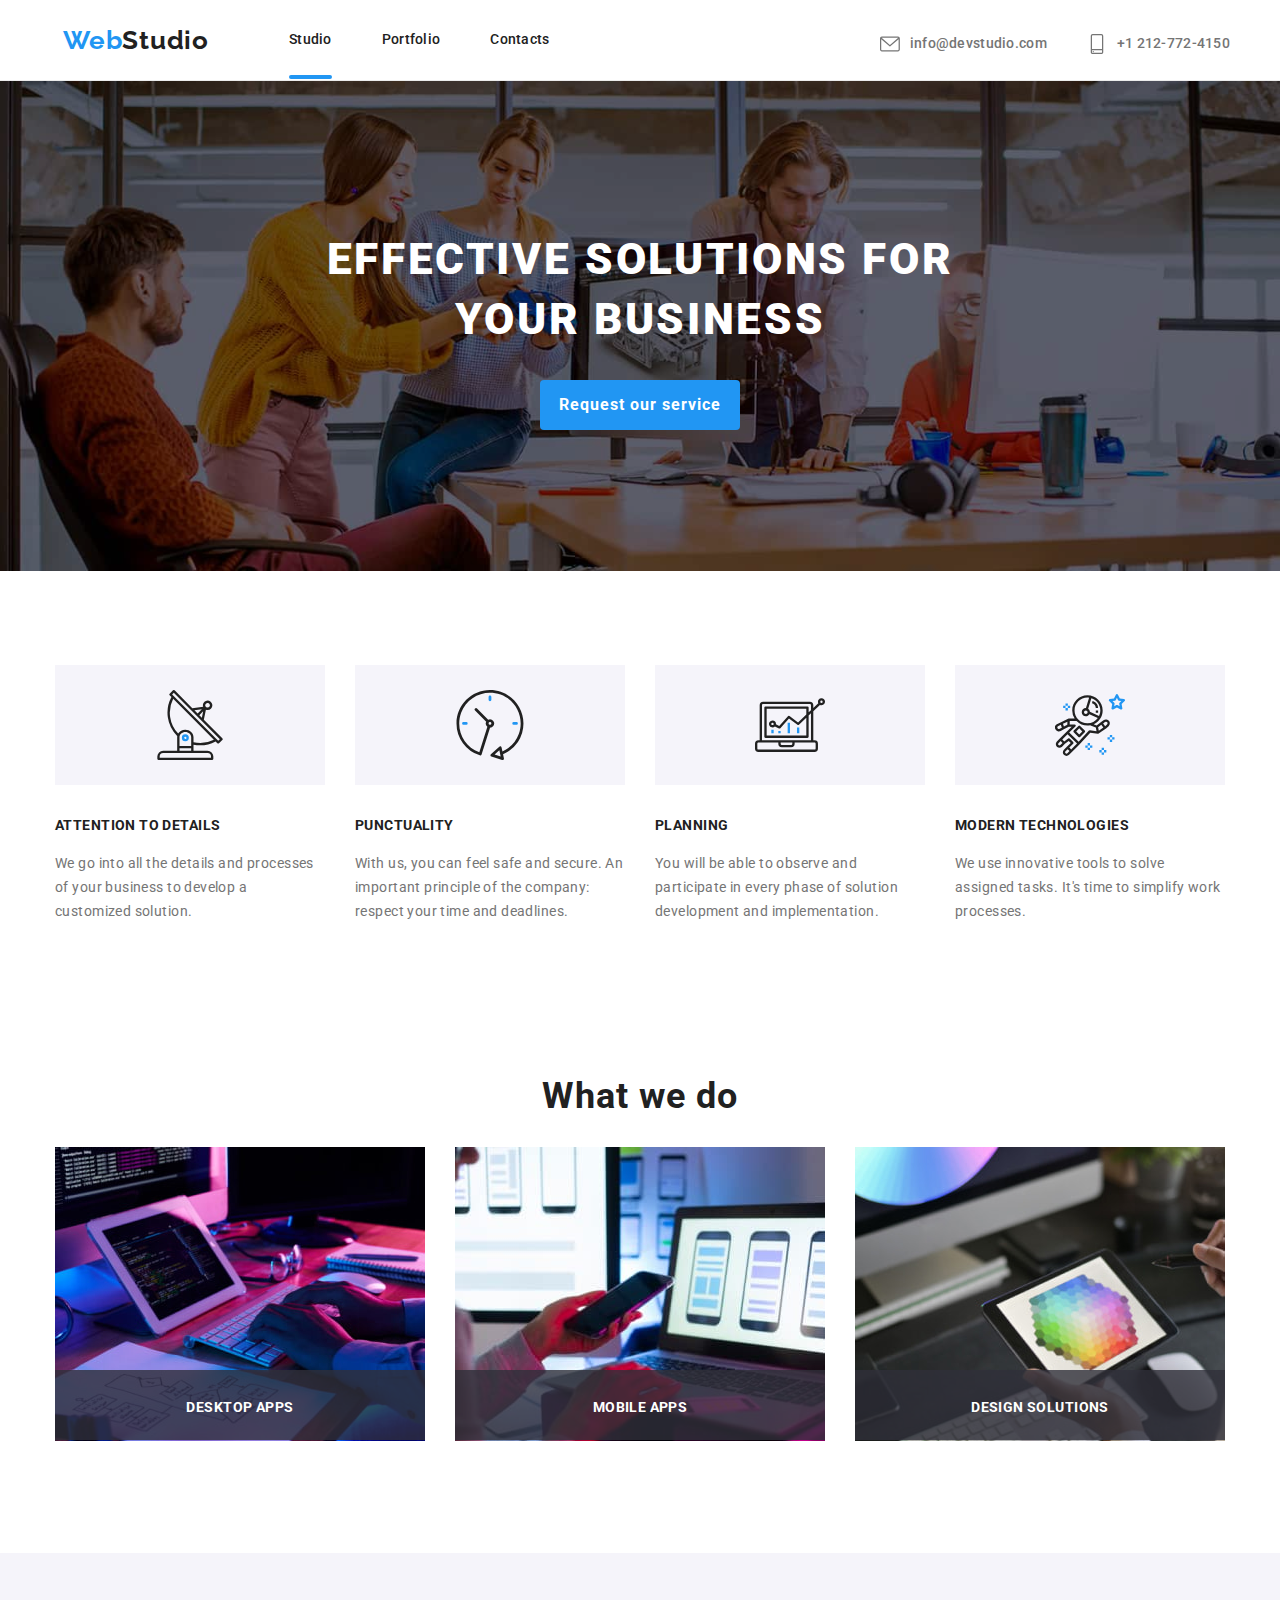
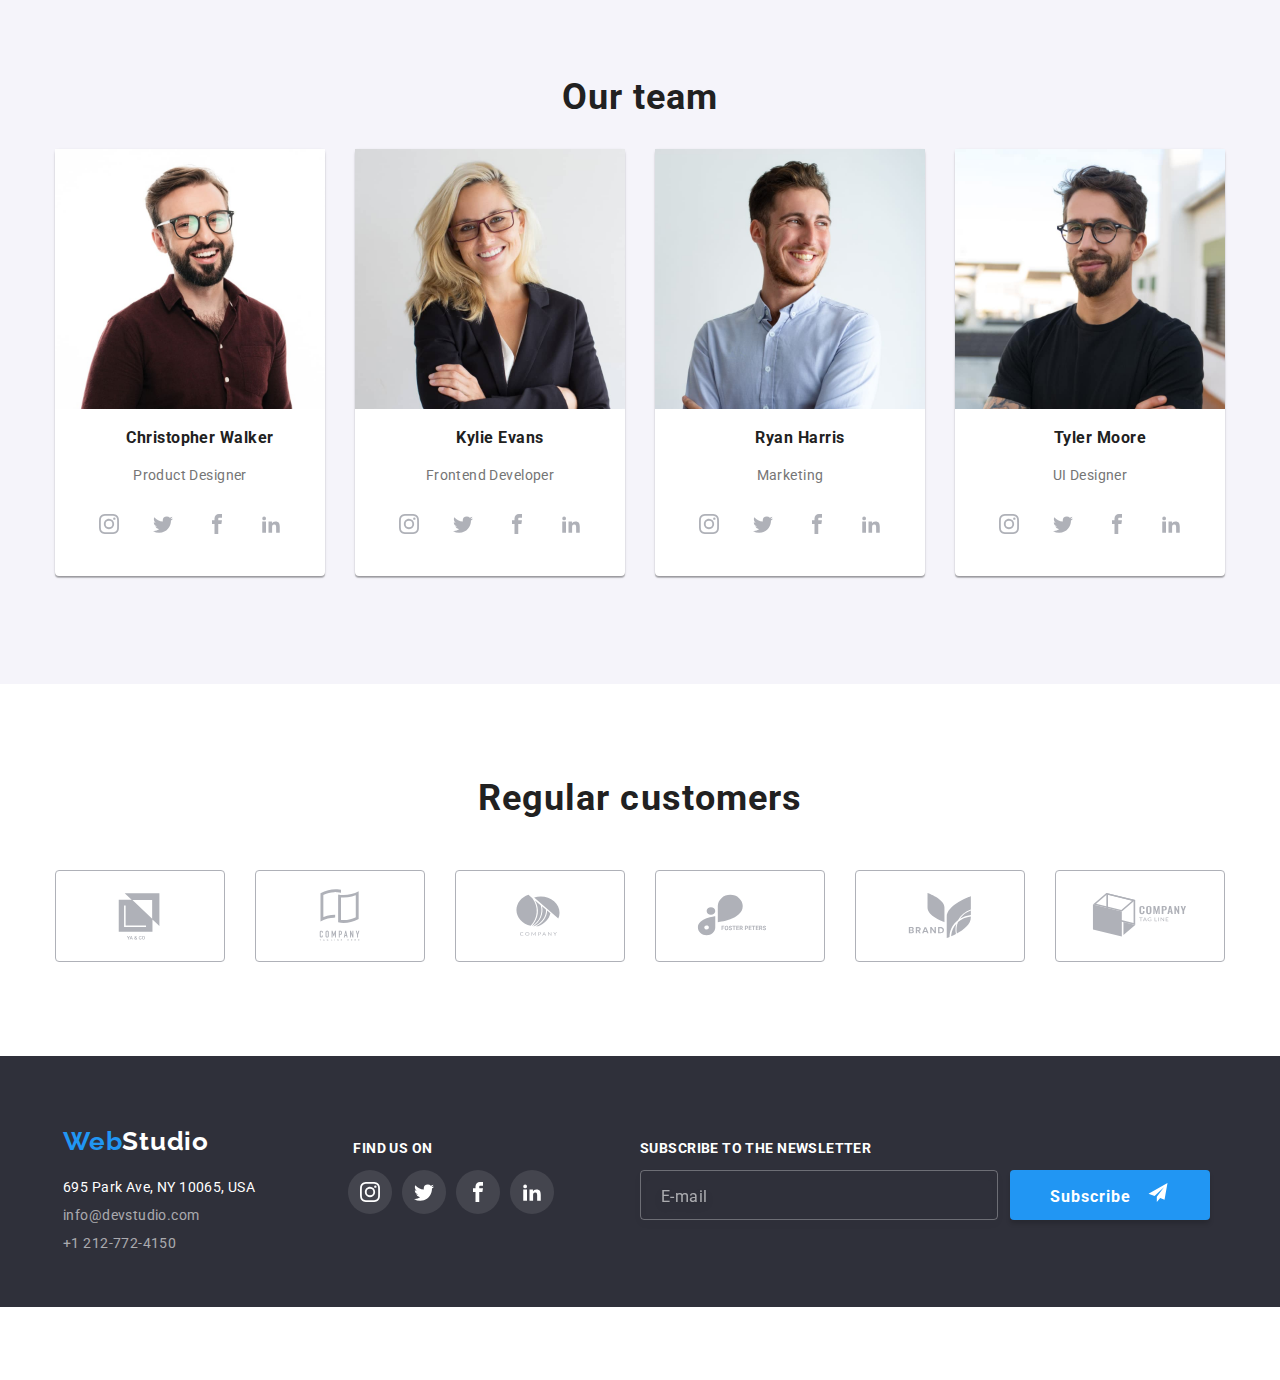
<file: index.html>
<!DOCTYPE html>
<html lang="en">
  <head>
    <meta charset="utf-8" />
    <title>tema pentru acasa #1</title>
    <link
      rel="stylesheet"
      href="https://cdnjs.cloudflare.com/ajax/libs/modern-normalize/1.0.0/modern-normalize.min.css"
    />
    <link rel="stylesheet" href="./css/styles.css" />
    <link rel="preconnect" href="https://fonts.googleapis.com" />
    <link rel="preconnect" href="https://fonts.gstatic.com" crossorigin />
    <link
      href="https://fonts.googleapis.com/css2?family=Raleway:wght@700&family=Roboto:wght@400;500;700;900&display=swap"
      rel="stylesheet"
    />
  </head>
  <body>
    <div class="header-border">
      <header class="page-header">
          <a class="webstudio-header" href="#">Web</a>
          <nav class="header-navigation">
              <ul class="navigation-list">
                <li class="nav-item">
                  <a class="navigation-link active-link" href="./index.html">Studio</a>
                </li>
                <li class="nav-item">
                  <a class="navigation-link" href="./portfolio.html">Portfolio</a>
                </li>
                <li class="nav-item">
                  <a class="navigation-link" href="Contacts">Contacts</a>
                </li>
              </ul>
          </nav>
      <div>
        <ul class="header-contact-details">
          <li class="header-contact">
            <a class="header-contact-link" href="mailto:info@devstudio.com"
              ><svg class="header-icons" width="20px" height="20px"><use xlink:href="./images/icons.svg#icon-envelope"></use></svg>info@devstudio.com</a
            >
          </li>
          <li class="header-contact">
            <a class="header-contact-link" href="tel:+1212-772-4150"
              ><svg class="header-icons" width="20px" height="20px"><use xlink:href="./images/icons.svg#icon-smartphone"></use></svg>+1 212-772-4150</a
            >
          </li>
        </ul>
      </div>
      </header>
      </div>
      <main>
        <section class="first-section">
          <div class="container">
          <h1>Effective solutions for your business</h1></div>
          <button data-modal-open class="request-button" type="button">
            Request our service
          </button>
<div class="backdrop is-hidden" data-modal>
  <div class="modal">
    <button data-modal-close class="close"><svg width="11px" height="11px" class="close-button"><use xlink:href="./images/icons.svg#icon-Vector-5"></use></svg></button>
     <form name="contact-form">
      <div class="form-container">
    <p class="form-title">Leave your information and we'll call you back</p>
    <label>Name<input class="input-box" type="text" name="name"/><svg class="modal-icons" width="12px" height="12px"><use xlink:href="./images/icons.svg#icon-Vector-6"></use></svg></label>
    <label>Telephone<input class="input-box" type="tel" name="telephone"/><svg class="modal-icons"  width="12px" height="12px"><use xlink:href="./images/icons.svg#icon-Vector-8"></use></svg></label>
    <label>E-mail<input class="input-box" type="email" name="email"/><svg class="modal-icons"  width="12px" height="12px"><use xlink:href="./images/icons.svg#icon-Vector-7"></use></svg></label>
    <label>Comments<textarea class="input-box-text" name="feedback" class="modal-icons" placeholder="Enter the text"></textarea></label>
    </div>
    <label class="checkbox-button terms-mark"><input class="checkbox" type="checkbox" name="checkbox"/><span class="replaced-checkbox"><svg class="checkbox-mark" width="12px" height="12px"><use xlink:href="./images/icons.svg#icon-Vector-9"></use></svg></span><p class="terms-text">
    I agree with the letter and accept the <a class="terms" href="#">Terms and Conditions</a></p></label>
  <button type="button" class="form-button">Send</button>
  </form>
  </div>
</div>
        </section>
        <div>
        <div class="container">
          <section class="section">
            <div>
              <ul class="section-icons-list">
                <li class="section-icon"><svg width="70px" height="70px"><use xlink:href="./images/icons.svg#icon-antenna-1"></use></svg></li>
                <li class="section-icon"><svg width="70px" height="70px"><use xlink:href="./images/icons.svg#icon-clock-1"></use></svg></li>
                <li class="section-icon"><svg width="70px" height="70px"><use xlink:href="./images/icons.svg#icon-diagram-1"></use></svg></li>
                <li class="section-icon"><svg width="70px" height="70px"><use xlink:href="./images/icons.svg#icon-astronaut-1"></use></svg></li>
              </ul>
            </div>
            <div class="container">
            <ul class="values">
              <li class="values-list">
                <h4 class="values-title">Attention to details</h4>
                <p class="values-description">
                  We go into all the details and processes of your business to
                  develop a customized solution.
                </p>
              </li>
              <li class="values-list">
                <h4 class="values-title">Punctuality</h4>
                <p class="values-description">
                  With us, you can feel safe and secure. An important principle
                  of the company: respect your time and deadlines.
                </p>
              </li>
              <li class="values-list">
                <h4 class="values-title">Planning</h4>
                <p class="values-description">
                  You will be able to observe and participate in every phase of
                  solution development and implementation.
                </p>
              </li>
              <li class="values-list">
                <h4 class="values-title">Modern technologies</h4>
                <p class="values-description">
                  We use innovative tools to solve assigned tasks. It's time to
                  simplify work processes.
                </p>
              </li>
            </ul>
          </section>
          </div>
        </div>
        <section class="third-section">
          <h2>What we do</h2>
          <ul class="activity">
            <li class="activities-list">
              <div class="activity-container">
                <p class="activity-description">Desktop apps</p>
                </div>
              <img
                src="images/img(7).jpg"
                alt="person coding on computer"
                width="370"
              />
            </li>
            
            <li class="activities-list">
              <div class="activity-container">
                <p class="activity-description">Mobile apps</p>
                </div>
              <img
                src="images/img(1)2.jpg"
                alt="person developing a mobile app"
                width="370"
              />
            </li>
            <li class="activities-list">
              <div class="activity-container">
                <p class="activity-description">Design solutions</p>
                </div>
              <img
                src="images/img(2)2.jpg"
                alt="person using a tablet to draw"
                width="370"
              />
            </li>
          </ul>
        </section>
        <section class="fourth-section">
          <h2>Our team</h2>
          <ul class="team">
            <li class="team-members-list">
              <img
                src="./images/CWalker.jpg"
                alt="Christopher Walker"
                width="270"
              />
              <h3 class="first-employee">Christopher Walker</h3>
              <p class="job-description">Product Designer</p>
              <div>
                <ul class="icons-list">
                  <li class="icon-list-item"><svg width="20px" height="20px"><use xlink:href="./images/icons.svg#icon-instagram"></use></svg></li>
                  <li class="icon-list-item"><svg width="20px" height="20px"><use xlink:href="./images/icons.svg#icon-twitter"></use></svg></li>
                  <li class="icon-list-item"><svg width="20px" height="20px"><use xlink:href="./images/icons.svg#icon-facebook"></use></svg></li>
                  <li class="icon-list-item"><svg width="20px" height="20px"><use xlink:href="./images/icons.svg#icon-linkedin"></use></svg></li>
                </ul>
              </div>
            </li>
            <li class="team-members-list">
              <img src="./images/KEvans.jpg" alt="Kylie Evans" width="270" />
              <h3 class="second-employee">Kylie Evans</h3>
              <p class="job-description">Frontend Developer</p>
              <div>
                <ul class="icons-list">
                  <li class="icon-list-item"><svg width="20px" height="20px"><use xlink:href="./images/icons.svg#icon-instagram"></use></svg></li>
                  <li class="icon-list-item"><svg width="20px" height="20px"><use xlink:href="./images/icons.svg#icon-twitter"></use></svg></li>
                  <li class="icon-list-item"><svg width="20px" height="20px"><use xlink:href="./images/icons.svg#icon-facebook"></use></svg></li>
                  <li class="icon-list-item"><svg width="20px" height="20px"><use xlink:href="./images/icons.svg#icon-linkedin"></use></svg></li>
                </ul>
              </div>
            </li>
            <li class="team-members-list">
              <img src="./images/RHarris.jpg" alt="Ryan Harris" width="270" />
              <h3 class="third-employee">Ryan Harris</h3>
              <p class="job-description">Marketing</p>
              <div>
                <ul class="icons-list">
                  <li class="icon-list-item"><svg width="20px" height="20px"><use xlink:href="./images/icons.svg#icon-instagram"></use></svg></li>
                  <li class="icon-list-item"><svg width="20px" height="20px"><use xlink:href="./images/icons.svg#icon-twitter"></use></svg></li>
                  <li class="icon-list-item"><svg width="20px" height="20px"><use xlink:href="./images/icons.svg#icon-facebook"></use></svg></li>
                  <li class="icon-list-item"><svg width="20px" height="20px"><use xlink:href="./images/icons.svg#icon-linkedin"></use></svg></li>
                </ul>
              </div>
            </li>
            <li class="team-members-list">
              <img src="./images/TMore.jpg" alt="Tyler Moore" width="270" />
              <h3 class="forth-employee">Tyler Moore</h3>
              <p class="job-description">UI Designer</p>
              <div>
                <ul class="icons-list">
                  <li class="icon-list-item"><svg width="20px" height="20px"><use xlink:href="./images/icons.svg#icon-instagram"></use></svg></li>
                  <li class="icon-list-item"><svg width="20px" height="20px"><use xlink:href="./images/icons.svg#icon-twitter"></use></svg></li>
                  <li class="icon-list-item"><svg width="20px" height="20px"><use xlink:href="./images/icons.svg#icon-facebook"></use></svg></li>
                  <li class="icon-list-item"><svg width="20px" height="20px"><use xlink:href="./images/icons.svg#icon-linkedin"></use></svg></li>
                </ul>
              </div>
            </li>
          </ul>
        </section>
        <div class="container">
        <section class="fifth-section">
          <h2>Regular customers</h2>
          <ul class="customers-icons">
            <li class="customer"><svg width="106px" height="60px"><use xlink:href="./images/icons.svg#icon-Logo-6"></use></svg></li>
            <li class="customer"><svg width="106px" height="60px"><use xlink:href="./images/icons.svg#icon-Logo-1"></use></svg></li>
             <li class="customer"><svg width="106px" height="60px"><use xlink:href="./images/icons.svg#icon-Logo-2"></use></svg></li>
              <li class="customer"><svg width="106px" height="60px"><use xlink:href="./images/icons.svg#icon-Logo-3"></use></svg></li>
               <li class="customer"><svg width="106px" height="60px"><use xlink:href="./images/icons.svg#icon-Logo-4"></use></svg></li>
                <li class="customer"><svg width="106px" height="60px"><use xlink:href="./images/icons.svg#icon-Logo-5"></use></svg></li>
          </ul>
        </section>
        </div>
      </main>
    </div>
      <footer>
        <div class="container">
          <div class="left-side-footer">
          <a class="webstudio-footer" href="#">Web</a>
          <address class="footer-contact">
            <ul class="footer-contact-details">
              <li class="address">
                <a id="address" href="">695 Park Ave, NY 10065, USA</a>
              </li>
              <li class="footer-contact">
                <a class="footer-contact-link" href="mailto:info@devstudio.com"
                  >info@devstudio.com</a
                >
              </li>
              <li class="footer-contact">
                <a class="footer-contact-link" href="tel:+1212-772-4150"
                  >+1 212-772-4150</a
                >
              </li>
            </ul>
          </address>
          </div>
          <div class="right-side-footer">
          <p class="icon-title">Find us on</p>
                <ul class="icons-footer">
                  <li class="icon-list-footer"><svg width="20px" height="20px"><use xlink:href="./images/icons.svg#icon-instagram"></use></svg></li>
                  <li class="icon-list-footer"><svg width="20px" height="20px"><use xlink:href="./images/icons.svg#icon-twitter"></use></svg></li>
                  <li class="icon-list-footer"><svg width="20px" height="20px"><use xlink:href="./images/icons.svg#icon-facebook"></use></svg></li>
                  <li class="icon-list-footer"><svg width="20px" height="20px"><use xlink:href="./images/icons.svg#icon-linkedin"></use></svg></li>
                </ul>
           </div>
           <form>
            <div class="footer-subscribe">
            <p class="subscribe-title">Subscribe to the newsletter</p>
            <div class="footer-form"">
            <label><input class="subscribe-form" type="email" name="email" placeholder="E-mail"/></label>
            <button class="subscribe-button" type="submit">Subscribe<svg class="subscribe-icon" width="24px" height="24px"><use xlink:href="./images/icons.svg#icon-icon-send"></use></svg></button>
           </form>
           </div>
  </div>
              </div>
              </li>
              </ul>
         </div>
      </footer>
      <script src="modal.js"></script>
  </body>
</html>
</file>
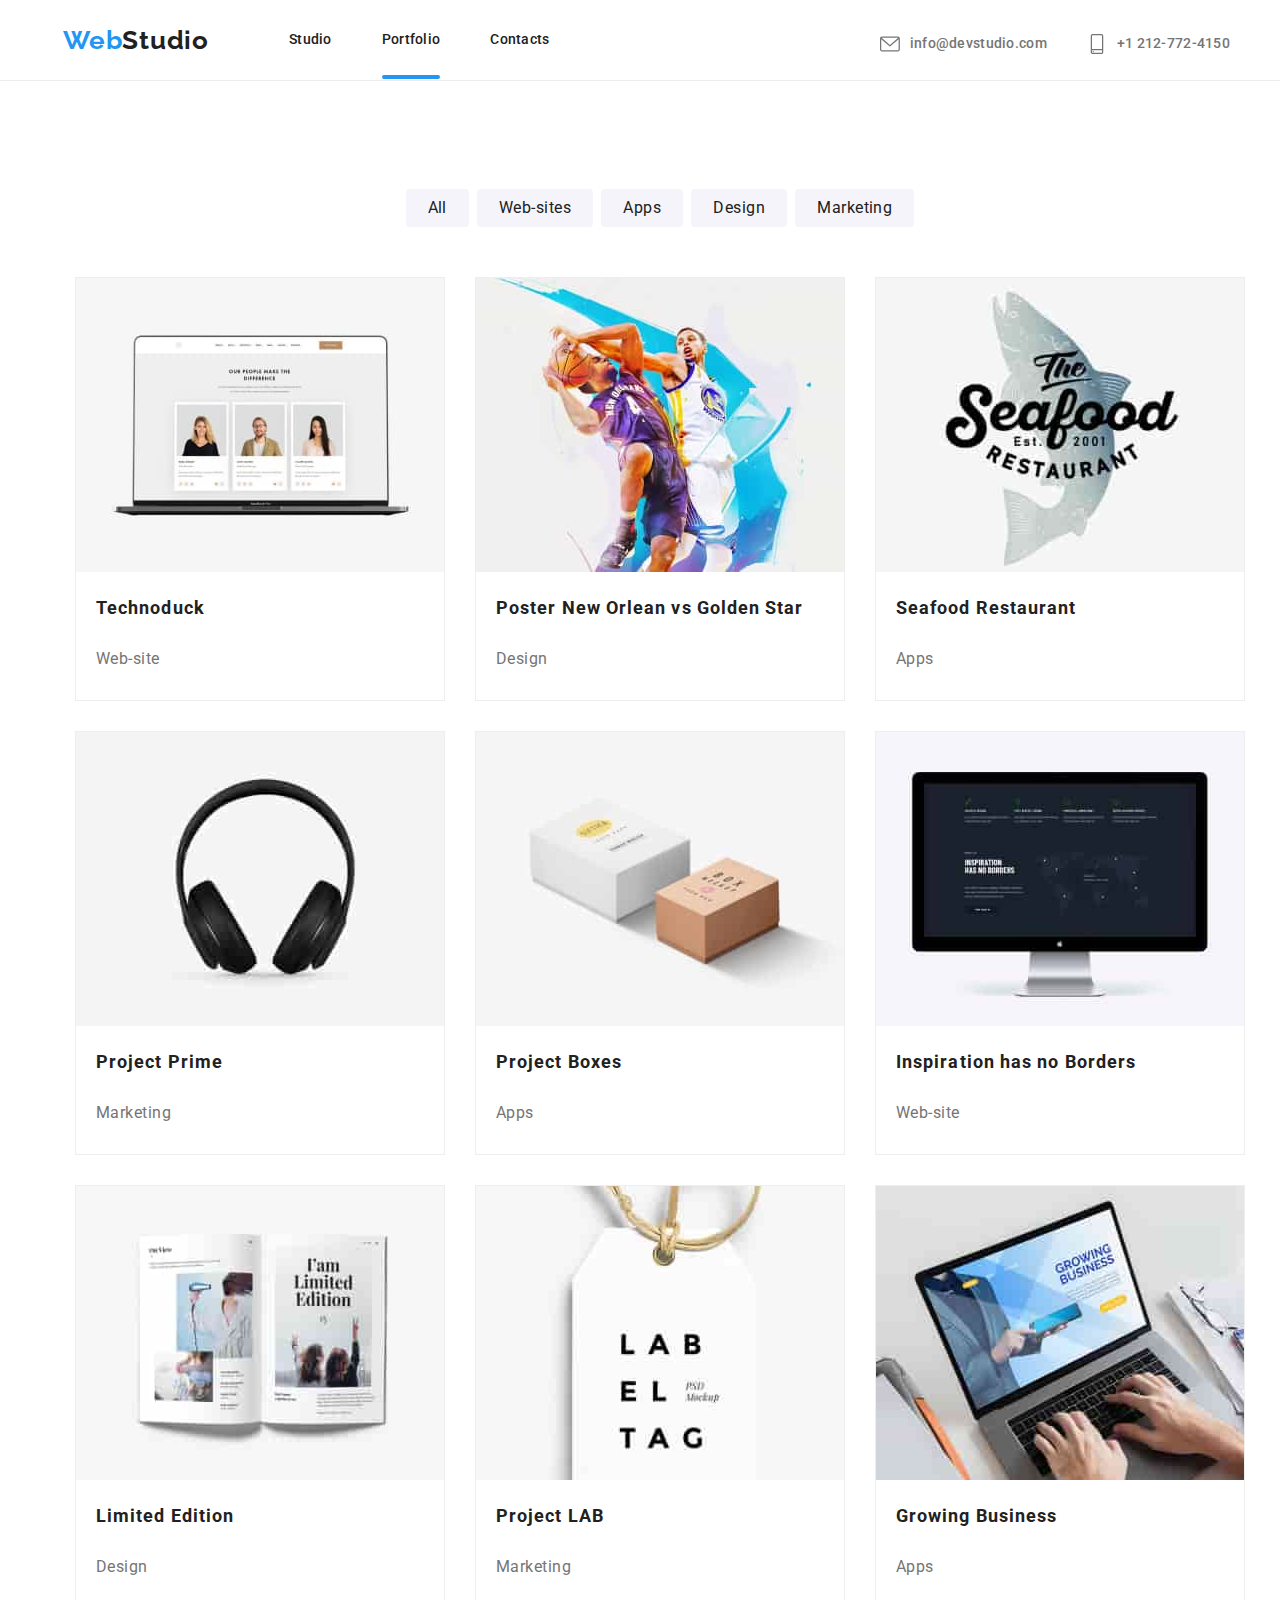
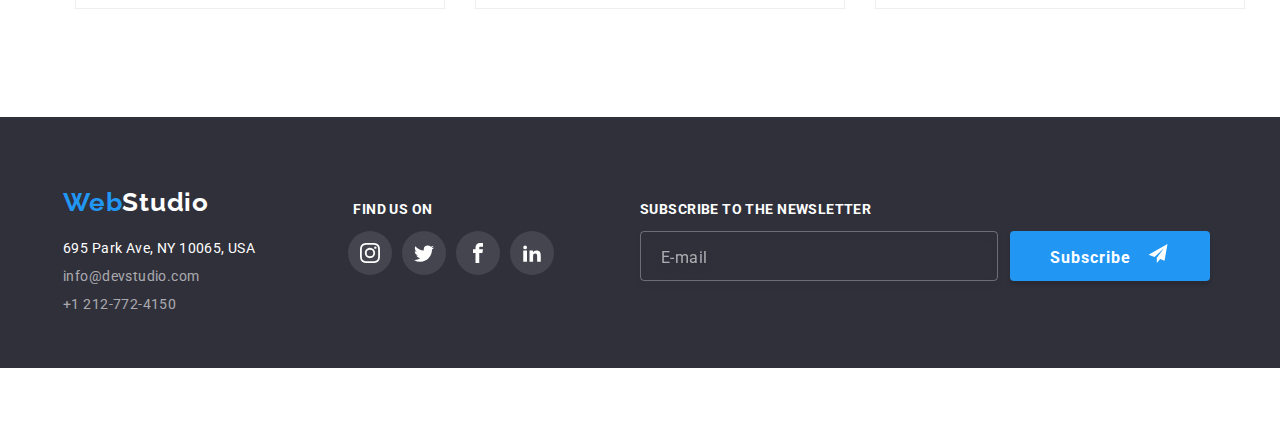
<file: portfolio.html>
<!DOCTYPE html>
<html lang="en">
  <head>
    <meta charset="utf-8" />
    <title>tema pentru acasa #2</title>
    <link
      rel="stylesheet"
      href="https://cdnjs.cloudflare.com/ajax/libs/modern-normalize/1.0.0/modern-normalize.min.css"
    />
    <link rel="stylesheet" href="./css/styles.css" />
    <link rel="preconnect" href="https://fonts.googleapis.com" />
    <link rel="preconnect" href="https://fonts.gstatic.com" crossorigin />
    <link
      href="https://fonts.googleapis.com/css2?family=Raleway:wght@700&family=Roboto:wght@400;500;700;900&display=swap"
      rel="stylesheet"
    />
  </head>
  <body>
    <div class="header-border">
      <header class="page-header">
          <a class="webstudio-header" href="#">Web</a>
          <nav class="header-navigation">
              <ul class="navigation-list">
                <li class="nav-item">
                  <a class="navigation-link" href="./index.html">Studio</a>
                </li>
                <li class="nav-item">
                  <a class="navigation-link active-link" href="./portfolio.html">Portfolio</a>
                </li>
                <li class="nav-item">
                  <a class="navigation-link" href="Contacts">Contacts</a>
                </li>
              </ul>
          </nav>
      <div>
        <ul class="header-contact-details">
          <li class="header-contact">
            <a class="header-contact-link" href="mailto:info@devstudio.com"
              ><svg class="header-icons" width="20px" height="20px"><use xlink:href="./images/icons.svg#icon-envelope"></use></svg>info@devstudio.com</a
            >
          </li>
          <li class="header-contact">
            <a class="header-contact-link" href="tel:+1212-772-4150"
              ><svg class="header-icons" width="20px" height="20px"><use xlink:href="./images/icons.svg#icon-smartphone"></use></svg>+1 212-772-4150</a
            >
          </li>
        </ul>
      </div>
      </header>
      </div>
    <main>
      <div class="container">
        <ul class="buttons">
          <li><button class="button" type="button">All</button></li>
          <li><button class="button" type="button">Web-sites</button></li>
          <li><button class="button" type="button">Apps</button></li>
          <li><button class="button" type="button">Design</button></li>
          <li><button class="button" type="button">Marketing</button></li>
        </ul>
      </div>
      <section class="section">
        <ul class="cards">
          <li class="cards-list">
            <div class="cards-list-1">
              <div class="overlay">Technoduck is a state-of-the-art coronavirus distribution platform. Companies use this platform for digital espionage and attacks on competitors' secure servers.</div>
            <img
              class="card-image"
              src="./images/laptop.jpg"
              alt="laptop"
              width="370"
            />
            </div>
            <div class="cards-list-2">
            <h3 class="card-title">Technoduck</h3>
            <p class="card-description">Web-site</p>
            </div>
          </li>
          <li class="cards-list">
            <div class="cards-list-1">
              <div class="overlay">Technoduck is a state-of-the-art coronavirus distribution platform. Companies use this platform for digital espionage and attacks on competitors' secure servers.</div>
            <img
              class="card-image"
              src="./images/basketball.jpg"
              alt="basketball players"
              width="370"
            /></div>
            <div class="cards-list-2">
            <h3 class="card-title">Poster New Orlean vs Golden Star</h3>
            <p class="card-description">Design</p>
            </div>
          </li>
          <li class="cards-list">
            <div class="cards-list-1">
              <div class="overlay">Technoduck is a state-of-the-art coronavirus distribution platform. Companies use this platform for digital espionage and attacks on competitors' secure servers.</div>
            <img
              class="card-image"
              src="./images/print.jpg"
              alt="restaurant name"
              width="370"
            /></div>
             <div class="cards-list-2">
            <h3 class="card-title">Seafood Restaurant</h3>
            <p class="card-description">Apps</p>
            </div>
          </li>
          <li class="cards-list">
            <div class="cards-list-1">
              <div class="overlay">Technoduck is a state-of-the-art coronavirus distribution platform. Companies use this platform for digital espionage and attacks on competitors' secure servers.</div>
            <img
              class="card-image"
              src="./images/headphones.jpg"
              alt="headphones"
              width="370"
            /></div>
            <div class="cards-list-2">
            <h3 class="card-title">Project Prime</h3>
            <p class="card-description">Marketing</p>
            </div>
          </li>
          <li class="cards-list">
             <div class="cards-list-1">
              <div class="overlay">Technoduck is a state-of-the-art coronavirus distribution platform. Companies use this platform for digital espionage and attacks on competitors' secure servers.</div>
            <img
              class="card-image"
              src="./images/box.jpg"
              alt="Boxes"
              width="370"
            /></div>
            <div class="cards-list-2">
            <h3 class="card-title">Project Boxes</h3>
            <p class="card-description">Apps</p>
             </div>
          </li>
          <li class="cards-list">
             <div class="cards-list-1">
              <div class="overlay">Technoduck is a state-of-the-art coronavirus distribution platform. Companies use this platform for digital espionage and attacks on competitors' secure servers.</div>
            <img
              class="card-image"
              src="./images/pc.jpg"
              alt="computer"
              width="370"
            /></div>
            <div class="cards-list-2">
            <h3 class="card-title">Inspiration has no Borders</h3>
            <p class="card-description">Web-site</p>
            </div>
          </li>
          <li class="cards-list">
            <div class="cards-list-1">
              <div class="overlay">Technoduck is a state-of-the-art coronavirus distribution platform. Companies use this platform for digital espionage and attacks on competitors' secure servers.</div>
            <img
              class="card-image"
              src="./images/magazine.jpg"
              alt="magazine"
              width="370"
            /></div>
            <div class="cards-list-2">
            <h3 class="card-title">Limited Edition</h3>
            <p class="card-description">Design</p>
            </div>
          </li>
          <li class="cards-list">
             <div class="cards-list-1">
              <div class="overlay">Technoduck is a state-of-the-art coronavirus distribution platform. Companies use this platform for digital espionage and attacks on competitors' secure servers.</div>
            <img
              class="card-image"
              src="./images/label.jpg"
              alt="label"
              width="370"
            /></div>
            <div class="cards-list-2">
            <h3 class="card-title">Project LAB</h3>
            <p class="card-description">Marketing</p>
            </div>
          </li>
          <li class="cards-list">
            <div class="cards-list-1">
              <div class="overlay">Technoduck is a state-of-the-art coronavirus distribution platform. Companies use this platform for digital espionage and attacks on competitors' secure servers.</div>
            <img
              class="card-image"
              src="./images/typing.jpg"
              alt="typing on laptop"
              width="370"
            /></div>
            <div class="cards-list-2">
            <h3 class="card-title">Growing Business</h3>
            <p class="card-description">Apps</p>
            </div>
          </li>
        </ul>
        </div>
      </section>
    </main>
    <footer>
        <div class="container">
          <div class="left-side-footer">
          <a class="webstudio-footer" href="#">Web</a>
          <address class="footer-contact">
            <ul class="footer-contact-details">
              <li class="address">
                <a id="address" href="">695 Park Ave, NY 10065, USA</a>
              </li>
              <li class="footer-contact">
                <a class="footer-contact-link" href="mailto:info@devstudio.com"
                  >info@devstudio.com</a
                >
              </li>
              <li class="footer-contact">
                <a class="footer-contact-link" href="tel:+1212-772-4150"
                  >+1 212-772-4150</a
                >
              </li>
            </ul>
          </address>
          </div>
          <div class="right-side-footer">
          <p class="icon-title">Find us on</p>
                <ul class="icons-footer">
                  <li class="icon-list-footer"><svg width="20px" height="20px"><use xlink:href="./images/icons.svg#icon-instagram"></use></svg></li>
                  <li class="icon-list-footer"><svg width="20px" height="20px"><use xlink:href="./images/icons.svg#icon-twitter"></use></svg></li>
                  <li class="icon-list-footer"><svg width="20px" height="20px"><use xlink:href="./images/icons.svg#icon-facebook"></use></svg></li>
                  <li class="icon-list-footer"><svg width="20px" height="20px"><use xlink:href="./images/icons.svg#icon-linkedin"></use></svg></li>
                </ul>
           </div>
           <form>
            <div class="footer-subscribe">
            <p class="subscribe-title">Subscribe to the newsletter</p>
            <div class="footer-form"">
            <label><input class="subscribe-form" type="email" name="email" placeholder="E-mail"/></label>
            <button class="subscribe-button" type="submit">Subscribe<svg class="subscribe-icon" width="24px" height="24px"><use xlink:href="./images/icons.svg#icon-icon-send"></use></svg></button>
           </form>
           </div>
  </div>
              </div>
              </li>
              </ul>
         </div>
      </footer>
  </body>
</html>
</file>
<file: css/styles.css>
h1 {
  letter-spacing: 0.06em;
  text-align: center;
  font-weight: 900;
  font-size: 44px;
  line-height: 1.36;
  color: #ffffff;
  text-transform: uppercase;
  padding-top: 50px;
  padding-left: 250px;
  padding-right: 250px;
}
h2 {
  font-weight: 700;
  font-size: 36px;
  line-height: 1.16;
  letter-spacing: 0.03em;
  text-align: center;
  color: #212121;
}

h3 {
  font-weight: 700;
  letter-spacing: 0.03em;
  text-align: center;
  color: #212121;
  padding-left: 20px;
}

h4 {
  font-weight: 700;
  letter-spacing: 0.03em;
  text-transform: uppercase;
  text-align: left;
  color: #212121;
}

p {
  font-style: normal;
  font-weight: 400;
  line-height: 1.71;
  letter-spacing: 0.03em;
  color: #757575;
}

body {
  font-family: "Roboto", sans-serif;
  color: #212121;
  font-style: normal;
  font-weight: 500;
  font-size: 14px;
  line-height: 1.14;
}

header {
  width: 100%;
  background: #ffffff;
  height: 80px;
  margin: 0 auto;
}
footer {
  font-weight: 400;
  background: #2f303a;
  height: 251px;
  width: 100%;
  margin: 0 auto;
}
ul {
  list-style: none;
}

.header-icons {
  margin-right: 10px;
}
.header-border {
  width: 100%;
  border-bottom: 1px solid #ececec;
}
.page-header {
  display: flex;
  width: 1200px;
  margin: 0 auto;
}
.header-navigation {
  display: flex;
  flex-grow: 1;
}
.navigation-list {
  display: flex;
  gap: 50px;
  align-items: center;
  margin-left: 40px;
}
.navigation-link {
  letter-spacing: 0.02em;
  color: #212121;
  text-decoration: none;
  transition: color 250ms cubic-bezier(0.4, 0, 0.2, 1);
}
.header-contact-details {
  display: flex;
  gap: 30px;
  padding-top: 20px;
}
.header-contact-link {
  display: flex;
}
a.header-contact-link {
  letter-spacing: 0.02em;
  color: #757575;
  text-decoration: none;
  transition: color 250ms cubic-bezier(0.4, 0, 0.2, 1);
  align-items: center;
}
.webstudio-header,
.webstudio-footer {
  color: #2196f3;
  text-decoration: none;
  font-family: "Raleway";
  font-weight: 700;
  font-size: 26px;
  line-height: 1.93;
  letter-spacing: 0.03em;
  margin-left: 23px;
}

.navigation-link:hover,
.header-contact-link:hover,
.header-contact-link:focus,
.navigation-link:focus,
.footer-contact-link:hover,
.footer-contact-link:focus,
#address:hover,
#address:focus {
  color: #2196f3;
  cursor: pointer;
}
a.header-contact-link:hover,
a.header-contact-link:focus {
  fill: #2196f3;
  cursor: pointer;
}
.webstudio-header::after {
  content: "Studio";
  color: #212121;
}
.webstudio-footer::after {
  content: "Studio";
  color: #ffffff;
}
.webstudio-footer {
  margin-bottom: 20px;
}
.webstudio-header {
  align-items: center;
  display: flex;
}
.section {
  padding-bottom: 94px;
  width: 100%;
}
.container {
  width: 1200px;
  margin: 0 auto;
}
.first-section {
  padding-top: 70px;
  background: #2f303a;
  height: 490px;
  width: 100%;
  margin-bottom: 94px;
  text-align: center;
  background-image: url(./../images/team.jpg);
  background-color: rgba(47, 48, 58, 0.4);
  background-blend-mode: multiply;
  background-size: cover;
  background-repeat: no-repeat;
}

.third-section {
  padding-bottom: 94px;
  width: 100%;
  padding-inline-start: 0px;
}
.fourth-section {
  background: #f5f4fa;
  padding-top: 94px;
  padding-bottom: 94px;
  width: 100%;
}

.values-description {
  text-align: left;
  width: 270px;
}

.activity,
.team,
.values {
  display: flex;
  gap: 30px;
  justify-content: center;
  padding-inline-start: 0px;
}
.team-members-list {
  box-shadow: 0px 1px 3px rgba(0, 0, 0, 0.12), 0px 1px 1px rgba(0, 0, 0, 0.14),
    0px 2px 1px rgba(0, 0, 0, 0.2);
  border-radius: 4px;
  background: #ffffff;
}
.job-description {
  text-align: center;
}

.request-button:hover,
.request-button:focus {
  box-shadow: 0px 4px 4px rgba(0, 0, 0, 0.15);
  cursor: pointer;
}
.request-button {
  font-weight: 700;
  font-size: 16px;
  line-height: 1.87;
  letter-spacing: 0.06em;
  color: #ffffff;
  border: none;
  background: #2196f3;
  border-radius: 4px;
  padding-top: 10px;
  padding-bottom: 10px;
  width: 200px;
  margin: 0 auto;
  transition: box-shadow 250ms cubic-bezier(0.4, 0, 0.2, 1);
}
.buttons {
  display: flex;
  justify-content: center;
  gap: 8px;
  margin-bottom: 50px;
  padding-top: 94px;
}
.button {
  font-size: 16px;
  line-height: 1.62;
  letter-spacing: 0.03em;
  border: none;
  color: #212121;
  background: #f5f4fa;
  border-radius: 4px;
  padding: 6px 22px;
  transition: color, background, box-shadow 250ms cubic-bezier(0.4, 0, 0.2, 1);
}
.button:hover,
.button:focus {
  color: #ffffff;
  background: #2196f3;
  border-radius: 4px;
  box-shadow: 0px 3px 1px rgba(0, 0, 0, 0.1), 0px 1px 2px rgba(0, 0, 0, 0.08),
    0px 2px 2px rgba(0, 0, 0, 0.12);
  cursor: pointer;
}

.cards {
  display: grid;
  grid-template-columns: repeat(3, 370px);
  grid-auto-rows: auto;
  grid-gap: 30px;
  justify-content: center;
}

.cards-list {
  box-sizing: border-box;
  border-top: 1px solid #eeeeee;
  border-right: 1px solid #eeeeee;
  border-left: 1px solid #eeeeee;
  border-bottom: 1px solid #eeeeee;
  transition: box-shadow 250ms cubic-bezier(0.4, 0, 0.2, 1);
}

.cards-list:hover {
  box-shadow: 0px 1px 1px rgba(0, 0, 0, 0.12), 0px 4px 4px rgba(0, 0, 0, 0.06),
    1px 4px 6px rgba(0, 0, 0, 0.16);
  cursor: pointer;
}

.card-title {
  font-family: "Roboto";
  font-weight: 700;
  font-size: 18px;
  line-height: 2;
  letter-spacing: 0.06em;
  text-align: left;
}
.card-description {
  color: #757575;
  font-weight: 400;
  font-size: 16px;
  line-height: 1.87;
  letter-spacing: 0.03em;
  padding-left: 20px;
}
#address {
  letter-spacing: 0.03em;
  color: #ffffff;
  font-style: normal;
  text-decoration: none;
  transition: color 250ms cubic-bezier(0.4, 0, 0.2, 1);
}

.address,
.footer-contact {
  margin-bottom: 12px;
}
.footer-contact-link {
  line-height: 1.14;
  letter-spacing: 0.03em;
  text-decoration: none;
  color: rgba(255, 255, 255, 0.6);
  font-style: normal;
  transition: color 250ms cubic-bezier(0.4, 0, 0.2, 1);
}

.footer-contact-details {
  padding-inline-start: 0px;
  margin-left: 23px;
}
.footer-background {
  background: #2f303a;
  width: 100%;
}
.icons-list {
  display: flex;
  gap: 10px;
  justify-content: center;
  padding: 0px;
  margin-bottom: 30px;
}
.icon-list-item {
  fill: #afb1b8;
  border-radius: 50%;
  display: flex;
  align-items: center;
  width: 44px;
  height: 44px;
  justify-content: center;
  transition: fill, background-color 250ms cubic-bezier(0.4, 0, 0.2, 1);
}

.icon-title {
  color: #ffffff;
  text-transform: uppercase;
  font-weight: 700;
  font-size: 14px;
  line-height: 16px;
  letter-spacing: 0.03em;
  margin-left: 45px;
}
.icon-list-footer {
  fill: #ffffff;
  background-color: rgba(255, 255, 255, 0.1);
  border-radius: 50%;
  display: flex;
  align-items: center;
  width: 44px;
  height: 44px;
  justify-content: center;
  transition: background-color 250ms cubic-bezier(0.4, 0, 0.2, 1);
}
.icons-footer {
  display: flex;
  gap: 10px;
  justify-content: center;
}

.footer-items {
  padding-inline-start: 0px;
}
.webstudio-footer-logo {
  padding-bottom: 20px;
}
a.header-contact-link {
  margin-right: 10px;
  fill: #757575;
  transition: fill 250ms cubic-bezier(0.4, 0, 0.2, 1);
  align-items: center;
}

.header-contact {
  display: flex;
  align-items: center;
}
.section-icons-list {
  display: flex;
  justify-content: center;
  gap: 30px;
  padding-inline-start: 0px;
}
.customers-icons {
  display: flex;
  justify-content: center;
  align-items: center;
  gap: 30px;
  margin-top: 50px;
  padding-inline-start: 0px;
}
.customer {
  box-sizing: border-box;
  border: 1px solid rgba(175, 177, 184, 1);
  border-radius: 4px;
  width: 170px;
  height: 92px;
  display: flex;
  justify-content: center;
  align-items: center;
  padding-inline-start: 0px;
  fill: #afb1b8;
  transition: 250ms cubic-bezier(0.4, 0, 0.2, 1);
}

.icon-list-footer:hover {
  background-color: #2196f3;
  cursor: pointer;
}
.customer:hover {
  border: 1px solid #2196f3;
  fill: #2196f3;
  cursor: pointer;
}
.icon-list-item:hover {
  background-color: #2196f3;
  border-radius: 50%;
  display: flex;
  justify-content: center;
  align-items: center;
  fill: #ffffff;
  cursor: pointer;
}
.fifth-section {
  margin-top: 94px;
  margin-bottom: 94px;
}
.section-icon {
  background: #f5f4fa;
  border: 1px rgba(175, 177, 184, 1);
  width: 270px;
  height: 120px;
  box-sizing: border-box;
  align-items: center;
  display: flex;
  justify-content: center;
  padding-inline-start: 0px;
}
.left-side-footer {
  display: inline-block;
  margin-top: 60px;
  margin-right: 50px;
}
.right-side-footer {
  display: inline-block;
  white-space: nowrap;
  overflow-x: auto;
  margin-bottom: 20px;
}

.modal {
  position: absolute;
  left: 50%;
  top: 50%;
  transform: translate(-50%, -50%);
  width: 528px;
  height: 650px;
  background-color: #ffffff;
  box-shadow: 0px 1px 3px rgba(0, 0, 0, 0.12), 0px 1px 1px rgba(0, 0, 0, 0.14),
    0px 2px 1px rgba(0, 0, 0, 0.2);
  border-radius: 4px;
}

.is-hidden {
  pointer-events: none;
  opacity: 0;
  visibility: hidden;
}
.close {
  float: right;
  border: 1px solid rgba(0, 0, 0, 0.1);
  border-radius: 50%;
  padding-left: 10px;
  padding-right: 10px;
  padding-bottom: 10px;
  padding-top: 8px;
  width: 30px;
  height: 30px;
  background: #ffffff;
  transition: fill 250ms cubic-bezier(0.4, 0, 0.2, 1);
}
.close:hover,
.close:focus {
  text-decoration: none;
  cursor: pointer;
  fill: #2196f3;
}
.backdrop {
  position: fixed;
  top: 0;
  right: 0;
  bottom: 0;
  left: 0;
  background-color: rgba(0, 0, 0, 0.2);
  opacity: 1;
  transition: opacity 250ms cubic-bezier(0.4, 0, 0.2, 1);
}

.cards-list-2 {
  height: 110px;
}
.cards-list-1 {
  height: 294px;
  overflow: hidden;
  position: relative;
}

.overlay {
  height: 294px;
  width: 370px;
  position: absolute;
  background: rgba(33, 150, 243, 0.9);
  transform: translateY(101%);
  transition: transform 250ms linear;
  font-family: "Roboto";
  font-weight: 400;
  font-size: 18px;
  line-height: 28px;
  letter-spacing: 0.03em;
  padding: 60px 30px;
  color: #ffffff;
}

.cards-list-1:hover .overlay {
  transform: translateY(0px);
}

.activity-description {
  font-weight: 700;
  line-height: 16px;
  text-align: center;
  letter-spacing: 0.03em;
  text-transform: uppercase;
  color: #ffffff;
  padding-top: 15px;
}
.activity-container {
  position: absolute;
  width: 370px;
  height: 70px;
  background: rgba(47, 48, 58, 0.8);
  top: 1370px;
}
.navigation-link.active-link {
  position: relative;
}
.navigation-link.active-link::after {
  content: "";
  border: 2px solid #2196f3;
  width: 100%;
  position: absolute;
  bottom: -32px;
  border-radius: 4px;
  visibility: visible;
  left: 0;
}
label,
input,
textarea {
  text-align: left;
  display: block;
  transition: fill border 250ms cubic-bezier(0.4, 0, 0.2, 1);
}
label {
  margin-bottom: 20px;
  font-weight: 400;
  font-size: 12px;
  line-height: 14px;
  letter-spacing: 0.01em;
  color: #757575;
}
input,
textarea {
  box-sizing: border-box;
  border: 1px solid rgba(33, 33, 33, 0.2);
  border-radius: 4px;
}
input {
  padding-left: 30px;
}

text-area {
  width: 448px;
  height: 120px;
}
.form-button {
  background: #2196f3;
  box-shadow: 0px 4px 4px rgba(0, 0, 0, 0.15);
  border-radius: 4px;
  padding: 10px 80px;
  font-weight: 700;
  font-size: 16px;
  line-height: 30px;
  letter-spacing: 0.06em;
  border: none;
  color: #ffffff;
  cursor: pointer;
}
.form-title {
  font-weight: 700;
  font-size: 20px;
  line-height: 23px;
  text-align: center;
  letter-spacing: 0.03em;
  color: #212121;
}
.form-container {
  margin: auto;
  width: 450px;
}
.checkbox-button {
  display: flex;
  justify-content: center;
  flex-direction: row;
}
.input-box {
  width: 448px;
  height: 40px;
  margin-top: 4px;
}

.input-box-text {
  width: 448px;
  height: 120px;
  margin-top: 4px;
}
textarea::placeholder {
  font-size: 12px;
  line-height: 14px;
  letter-spacing: 0.01em;
  color: rgba(117, 117, 117, 0.5);
  position: relative;
  left: 16px;
  top: 12px;
}
.terms {
  color: rgba(33, 150, 243, 1);
}

.footer-form {
  display: flex;
}
.footer-subscribe {
  position: relative;
  left: 600px;
  top: -140px;
}
.subscribe-title {
  font-family: "Roboto";
  font-weight: 700;
  line-height: 16px;
  letter-spacing: 0.03em;
  text-transform: uppercase;
  color: #ffffff;
}
.subscribe-form {
  box-sizing: border-box;
  width: 358px;
  height: 50px;
  border: 1px solid rgba(255, 255, 255, 0.3);
  filter: drop-shadow(0px 4px 4px rgba(0, 0, 0, 0.15));
  border-radius: 4px;
  background-color: transparent;
}
.subscribe-form::placeholder {
  font-size: 16px;
  line-height: 20px;
  font-weight: 400;
  letter-spacing: 0.03em;
  color: rgba(255, 255, 255, 0.6);
  position: relative;
  left: -10px;
  top: 3px;
}
.subscribe-button {
  background: #2196f3;
  box-shadow: 0px 4px 4px rgba(0, 0, 0, 0.15);
  border-radius: 4px;
  width: 200px;
  height: 50px;
  font-weight: 700;
  font-size: 16px;
  line-height: 30px;
  text-align: center;
  letter-spacing: 0.06em;
  color: #ffffff;
  border: none;
  margin-left: 12px;
}
.subscribe-icon {
  margin-left: 15px;
  padding-top: 5px;
}
.modal-icons {
  position: relative;
  bottom: 25px;
  left: 10px;
}
input:hover {
  border: 1px solid #2196f3;
  cursor: pointer;
}
textarea:hover {
  cursor: pointer;
  border: 1px solid #2196f3;
}
label:hover {
  fill: #2196f3;
}
.replaced-checkbox {
  margin-top: 17px;
  width: 16px;
  height: 15px;
  border-radius: 2px;
  border: 2px solid black;
  margin-right: 10px;
}

.terms-text {
  font-weight: 400;
  font-size: 14px;
  line-height: 24px;
  letter-spacing: 0.03em;
  color: #757575;
}
.checkbox {
  visibility: hidden;
}
.checkbox:checked + .replaced-checkbox {
  background: #2196f3;
  border-color: #2196f3;
}
.checkbox-mark {
  position: static;
  top: -2px;
  fill: #ffffff;
}
</file>
